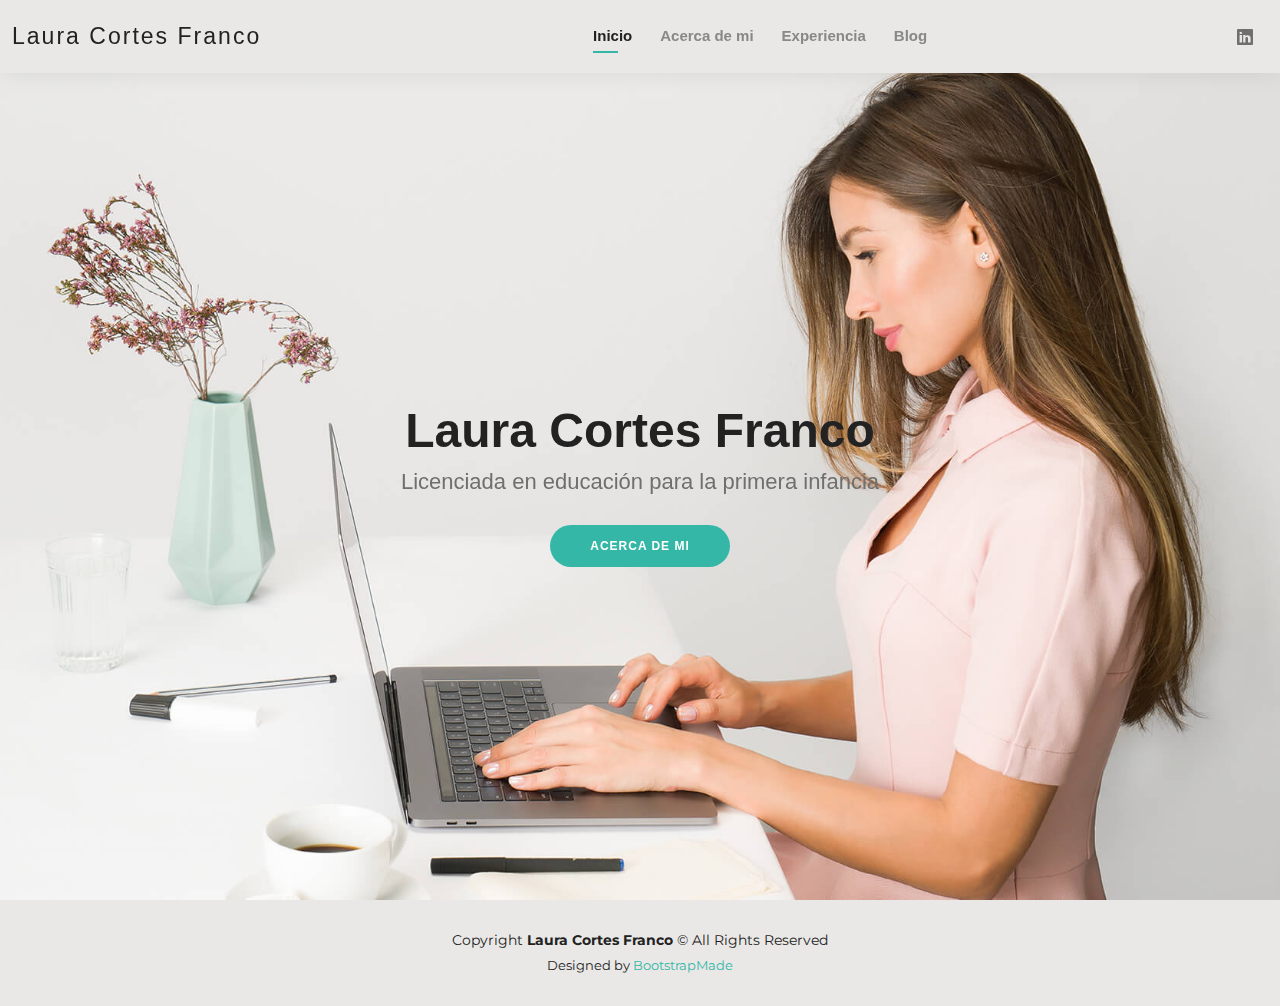
<file: index.html>
<!DOCTYPE html>
<html lang="es">

<!-- =======================================================
  * Template Name: Kelly - v4.9.1
  * Template URL: https://bootstrapmade.com/kelly-free-bootstrap-cv-resume-html-template/
  * Author: BootstrapMade.com
  * License: https://bootstrapmade.com/license/
======================================================== -->

<head>
  <meta charset="utf-8">
  <meta http-equiv="Content-Type" content="text/html; charset=utf-8">
  <meta http-equiv="X-UA-Compatible" content="IE=edge">
  <meta name="description" content="Laura Cortes Franco. Licenciada en educación para la primera infancia. La enseñanza es más que impartir conocimiento, es inspirar a una nueva generación.">
  <meta name="keywords" content="laura, portafolio, profesora, educación">
  <meta name="viewport" content="width=device-width, initial-scale=1.0">
  <title>Laura Cortes Franco | Portafolio profesional</title>

  <!-- Favicons -->
  <link href="assets/img/favicon.png" type="image/png" rel="icon">
  <link href="assets/img/favicon.png" type="image/png" rel="apple-touch-icon">

  <!-- Bootstrap -->
  <link rel="stylesheet" href="https://cdn.jsdelivr.net/npm/bootstrap@4.3.1/dist/css/bootstrap.min.css" integrity="sha384-ggOyR0iXCbMQv3Xipma34MD+dH/1fQ784/j6cY/iJTQUOhcWr7x9JvoRxT2MZw1T" crossorigin="anonymous">
  <!-- Google Fonts -->
  <link rel="preconnect" href="https://fonts.googleapis.com">
  <link rel="preconnect" href="https://fonts.gstatic.com" crossorigin>
  <link href="https://fonts.googleapis.com/css2?family=Montserrat&display=swap" rel="stylesheet">
  <!-- Vendor CSS Files -->
  <link href="assets/vendor/aos/aos.css" rel="stylesheet">
  <link href="assets/vendor/bootstrap/css/bootstrap.min.css" rel="stylesheet">
  <link href="assets/vendor/bootstrap-icons/bootstrap-icons.css" rel="stylesheet">
  <link href="assets/vendor/boxicons/css/boxicons.min.css" rel="stylesheet">
  <link href="assets/vendor/glightbox/css/glightbox.min.css" rel="stylesheet">
  <link href="assets/vendor/swiper/swiper-bundle.min.css" rel="stylesheet">
  <!-- Template Main CSS File -->
  <link href="assets/css/style.css" rel="stylesheet">
  <link href="assets/css/home.css" rel="stylesheet">
</head>

<body>

  <!-- ======= Header ======= -->
  <header id="header" class="fixed-top">
    <div class="container-fluid d-flex justify-content-between align-items-center">

      <h1 class="logo me-auto me-lg-0"><a href="index.html">Laura Cortes Franco</a></h1>
      <!-- Uncomment below if you prefer to use an image logo -->
      <!-- <a href="index.html" class="logo"><img src="assets/img/logo.png" alt="" class="img-fluid"></a>-->

      <nav id="navbar" class="navbar order-last order-lg-0">
        <ul>
          <li><a class="active" href="index.html">Inicio</a></li>
          <li><a href="about.html">Acerca de mi</a></li>
          <li><a href="resume.html">Experiencia</a></li>
          <li><a href="blog.html">Blog</a></li>
        </ul>
        <i class="bi bi-list mobile-nav-toggle"></i>
      </nav>

      <div class="header-social-links">
        <a href="#" target="_blank" class="linkedin"><i class="bi bi-linkedin"></i></i></a>
      </div>

    </div>

  </header>
  <!-- End Header -->

  <!-- ======= Hero Section ======= -->
  <section id="hero" class="d-flex align-items-center">
    <div class="container d-flex flex-column align-items-center" data-aos="zoom-in" data-aos-delay="100">
      <h1>Laura Cortes Franco</h1>
      <h2>Licenciada en educación para la primera infancia</h2>
      <a href="about.html" class="btn-about">Acerca de mi</a>
    </div>
  </section><!-- End Hero -->

  <!-- ======= Footer ======= -->
  <footer id="footer">
    <div class="container">
      <div class="copyright">
        Copyright <b>Laura Cortes Franco</b> &copy; All Rights Reserved
      </div>
      <div class="credits">
        <!-- All the links in the footer should remain intact. -->
        <!-- You can delete the links only if you purchased the pro version. -->
        <!-- Licensing information: https://bootstrapmade.com/license/ -->
        <!-- Purchase the pro version with working PHP/AJAX contact form: https://bootstrapmade.com/kelly-free-bootstrap-cv-resume-html-template/ -->
        Designed by <a href="https://bootstrapmade.com/">BootstrapMade</a>
      </div>
    </div>
  </footer>
  <!-- End  Footer -->

  <div id="preloader"></div>
  <a href="#" class="back-to-top d-flex align-items-center justify-content-center"><i class="bi bi-arrow-up-short"></i></a>

  <!-- Vendor JS Files -->
  <script src="assets/vendor/purecounter/purecounter_vanilla.js"></script>
  <script src="assets/vendor/aos/aos.js"></script>
  <script src="assets/vendor/bootstrap/js/bootstrap.bundle.min.js"></script>
  <script src="assets/vendor/glightbox/js/glightbox.min.js"></script>
  <script src="assets/vendor/isotope-layout/isotope.pkgd.min.js"></script>
  <script src="assets/vendor/swiper/swiper-bundle.min.js"></script>
  <script src="assets/vendor/waypoints/noframework.waypoints.js"></script>
  <script src="assets/vendor/php-email-form/validate.js"></script>

  <!-- Template Main JS File -->
  <script src="assets/js/main.js"></script>

</body>

</html>
</file>
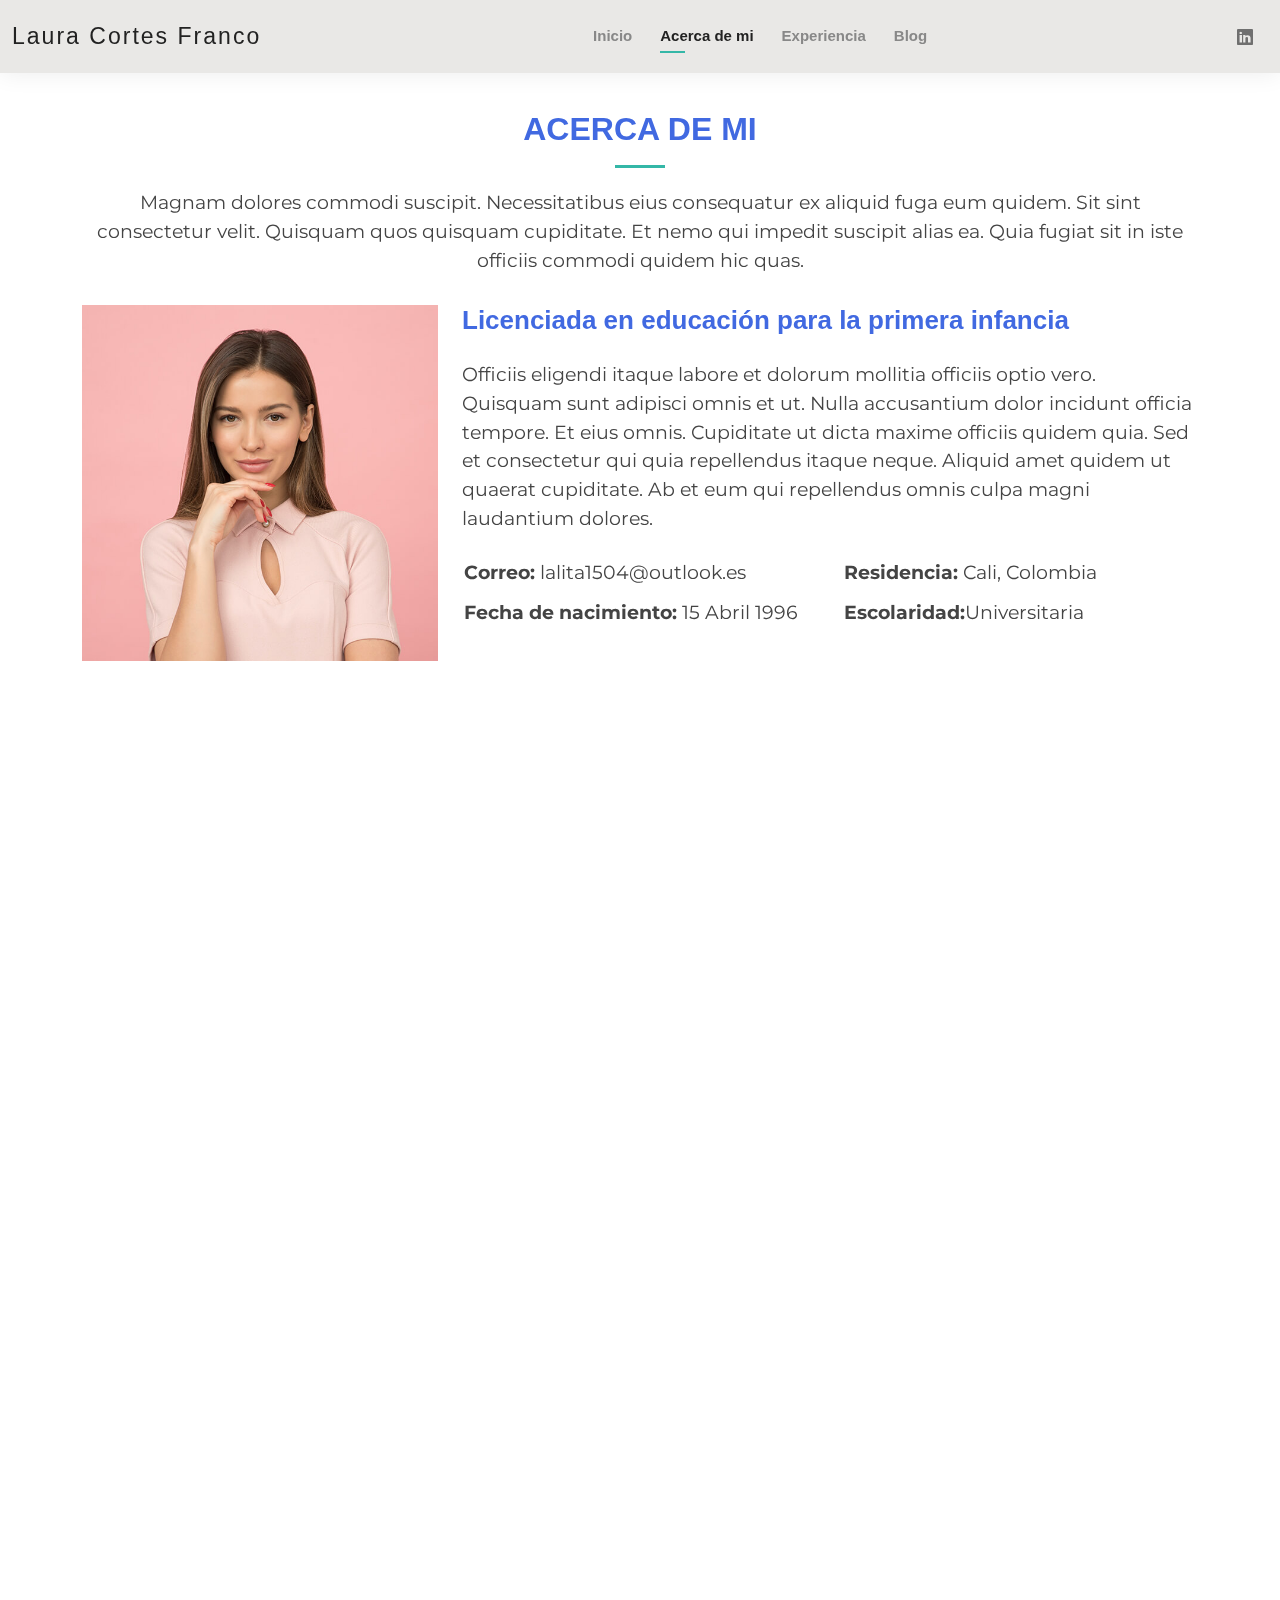
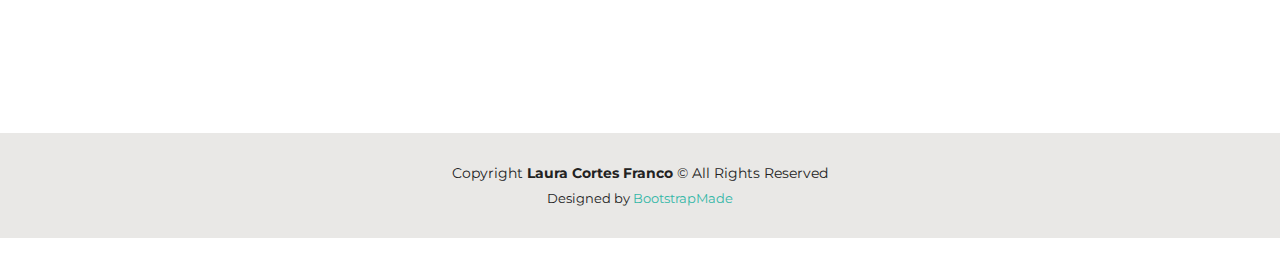
<file: about.html>
<!DOCTYPE html>
<html lang="es">

<!-- =======================================================
  * Template Name: Kelly - v4.9.1
  * Template URL: https://bootstrapmade.com/kelly-free-bootstrap-cv-resume-html-template/
  * Author: BootstrapMade.com
  * License: https://bootstrapmade.com/license/
======================================================== -->

<head>
  <meta charset="utf-8">
  <meta http-equiv="Content-Type" content="text/html; charset=utf-8">
  <meta http-equiv="X-UA-Compatible" content="IE=edge">
  <meta name="description" content="Laura Cortes Franco. Licenciada en educación para la primera infancia. La enseñanza es más que impartir conocimiento, es inspirar a una nueva generación.">
  <meta name="keywords" content="laura, portafolio, profesora, educación">
  <meta name="viewport" content="width=device-width, initial-scale=1.0">
  <title>Laura Cortes Franco | Portafolio profesional</title>

  <!-- Favicons -->
  <link href="assets/img/favicon.png" type="image/png" rel="icon">
  <link href="assets/img/favicon.png" type="image/png" rel="apple-touch-icon">

  <!-- Bootstrap -->
  <link rel="stylesheet" href="https://cdn.jsdelivr.net/npm/bootstrap@4.3.1/dist/css/bootstrap.min.css" integrity="sha384-ggOyR0iXCbMQv3Xipma34MD+dH/1fQ784/j6cY/iJTQUOhcWr7x9JvoRxT2MZw1T" crossorigin="anonymous">
  <!-- Google Fonts -->
  <link rel="preconnect" href="https://fonts.googleapis.com">
  <link rel="preconnect" href="https://fonts.gstatic.com" crossorigin>
  <link href="https://fonts.googleapis.com/css2?family=Montserrat&display=swap" rel="stylesheet">
  <!-- Vendor CSS Files -->
  <link href="assets/vendor/aos/aos.css" rel="stylesheet">
  <link href="assets/vendor/bootstrap/css/bootstrap.min.css" rel="stylesheet">
  <link href="assets/vendor/bootstrap-icons/bootstrap-icons.css" rel="stylesheet">
  <link href="assets/vendor/boxicons/css/boxicons.min.css" rel="stylesheet">
  <link href="assets/vendor/glightbox/css/glightbox.min.css" rel="stylesheet">
  <link href="assets/vendor/swiper/swiper-bundle.min.css" rel="stylesheet">
  <!-- Template Main CSS File -->
  <link href="assets/css/style.css" rel="stylesheet">
  <link href="assets/css/about.css" rel="stylesheet">
</head>

<body>

  <!-- ======= Header ======= -->
  <header id="header" class="fixed-top">
    <div class="container-fluid d-flex justify-content-between align-items-center">

      <h1 class="logo me-auto me-lg-0"><a href="index.html">Laura Cortes Franco</a></h1>
      <!-- Uncomment below if you prefer to use an image logo -->
      <!-- <a href="index.html" class="logo"><img src="assets/img/logo.png" alt="" class="img-fluid"></a>-->

      <nav id="navbar" class="navbar order-last order-lg-0">
        <ul>
          <li><a href="index.html">Inicio</a></li>
          <li><a class="active" href="about.html">Acerca de mi</a></li>
          <li><a href="resume.html">Experiencia</a></li>
          <li><a href="blog.html">Blog</a></li>
        </ul>
        <i class="bi bi-list mobile-nav-toggle"></i>
      </nav>

      <div class="header-social-links">
        <a href="#" target="_blank" class="linkedin"><i class="bi bi-linkedin"></i></i></a>
      </div>

    </div>

  </header>
  <!-- End Header -->

  <main id="main">

    <!-- ======= About Section ======= -->
    <section id="about" class="about">
      <div class="container" data-aos="fade-up">

        <div class="section-title">
          <h2>Acerca de mi</h2>
          <p>Magnam dolores commodi suscipit. Necessitatibus eius consequatur ex aliquid fuga eum quidem. Sit sint consectetur velit. Quisquam quos quisquam cupiditate. Et nemo qui impedit suscipit alias ea. Quia fugiat sit in iste officiis commodi quidem hic quas.</p>
        </div>

        <div class="row">
          <div class="col-lg-4">
            <img src="assets/img/about.jpg" class="img-fluid" alt="">
          </div>
          <div class="col-lg-8 pt-4 pt-lg-0 content">
            <h3 class="mb-4">Licenciada en educación para la primera infancia</h3>
            <p class="mb-4">
              Officiis eligendi itaque labore et dolorum mollitia officiis optio vero. Quisquam sunt adipisci omnis et ut. Nulla accusantium dolor incidunt officia tempore. Et eius omnis.
              Cupiditate ut dicta maxime officiis quidem quia. Sed et consectetur qui quia repellendus itaque neque. Aliquid amet quidem ut quaerat cupiditate. Ab et eum qui repellendus omnis culpa magni laudantium dolores.
            </p>
            <div class="row">
              <div class="col-lg-6">
                <ul>
                  <li><i class="bi bi-rounded-right"></i> <b>Correo:</b> lalita1504@outlook.es</li>
                  <li><i class="bi bi-rounded-right"></i> <b>Fecha de nacimiento:</b> 15 Abril 1996</li>
                </ul>
              </div>
              <div class="col-lg-6">
                <ul>
                  <li><i class="bi bi-rounded-right"></i> <b>Residencia:</b> Cali, Colombia </li>
                  <li><i class="bi bi-rounded-right"></i> <b>Escolaridad:</b>Universitaria</li>
                </ul>
              </div>
            </div>
          </div>
        </div>

      </div>
    </section><!-- End About Section -->

    <!-- ======= Skills Section ======= -->
    <section id="skills" class="skills">
      <div class="container" data-aos="fade-up">

        <div class="section-title">
          <h2>Habilidades</h2>
          <p>
            dolores commodi suscipit. Necessitatibus eius consequatur ex aliquid fuga eum quidem. Sit sint consectetur velit. Quisquam quos quisquam cupiditate. Et nemo qui impedit suscipit alias ea. Quia fugiat sit in iste officiis commodi quidem hic quas.
          </p>
        </div>

        <div class="row skills-content pl-5 pr-5">
          <div class="col-lg-6 mb-2">
            🗸 <b>Inglés</b>
          </div>
          <div class="col-lg-6 mb-2">
            🗸 <b>Microsoft office</b>
          </div>
          <div class="col-lg-6 mb-2">
            🗸 <b>Entendimiento del Plan Individual de Ajustes Razonables</b>
          </div>
          <div class="col-lg-6 mb-2">
            🗸 <b>----</b>
          </div>
          <div class="col-lg-6 mb-2">
            🗸 <b>----</b>
          </div>
          <div class="col-lg-6 mb-2">
            🗸 <b>----</b>
          </div>
          <div class="col-lg-6 mb-2">
            🗸 <b>----</b>
          </div>
          <div class="col-lg-6 mb-2">
            🗸 <b>----</b>
          </div>
          <div class="col-lg-6 mb-2">
            🗸 <b>----</b>
          </div>
          <div class="col-lg-6 mb-2">
            🗸 <b>----</b>
          </div>
        </div>

      </div>
    </section><!-- End Skills Section -->

    <!-- ======= Testimonials Section ======= -->
    <section id="testimonials" class="testimonials">
      <div class="container" data-aos="fade-up">

        <div class="section-title">
          <h2>Testimonios</h2>
          <p>Palabras de personas con quienes he trabajado:</p>
        </div>

        <div class="testimonials-slider swiper" data-aos="fade-up" data-aos-delay="100">
          <div class="swiper-wrapper">

            <div class="swiper-slide">
              <div class="testimonial-item">
                <h3>Saul Goodman</h3>
                <h4>Ceo &amp; Founder</h4>
                <p>
                  <i class="bx bxs-quote-alt-left quote-icon-left"></i>
                  Proin iaculis purus consequat sem cure digni ssim donec porttitora entum suscipit rhoncus. Accusantium quam, ultricies eget id, aliquam eget nibh et. Maecen aliquam, risus at semper.
                  <i class="bx bxs-quote-alt-right quote-icon-right"></i>
                </p>
              </div>
            </div><!-- End testimonial item -->

            <div class="swiper-slide">
              <div class="testimonial-item">
                <h3>Sara Wilsson</h3>
                <h4>Designer</h4>
                <p>
                  <i class="bx bxs-quote-alt-left quote-icon-left"></i>
                  Export tempor illum tamen malis malis eram quae irure esse labore quem cillum quid cillum eram malis quorum velit fore eram velit sunt aliqua noster fugiat irure amet legam anim culpa.
                  <i class="bx bxs-quote-alt-right quote-icon-right"></i>
                </p>
              </div>
            </div><!-- End testimonial item -->

            <div class="swiper-slide">
              <div class="testimonial-item">
                <h3>Jena Karlis</h3>
                <h4>Store Owner</h4>
                <p>
                  <i class="bx bxs-quote-alt-left quote-icon-left"></i>
                  Enim nisi quem export duis labore cillum quae magna enim sint quorum nulla quem veniam duis minim tempor labore quem eram duis noster aute amet eram fore quis sint minim.
                  <i class="bx bxs-quote-alt-right quote-icon-right"></i>
                </p>
              </div>
            </div><!-- End testimonial item -->

            <div class="swiper-slide">
              <div class="testimonial-item">
                <h3>Matt Brandon</h3>
                <h4>Freelancer</h4>
                <p>
                  <i class="bx bxs-quote-alt-left quote-icon-left"></i>
                  Fugiat enim eram quae cillum dolore dolor amet nulla culpa multos export minim fugiat minim velit minim dolor enim duis veniam ipsum anim magna sunt elit fore quem dolore labore illum veniam.
                  <i class="bx bxs-quote-alt-right quote-icon-right"></i>
                </p>
              </div>
            </div><!-- End testimonial item -->

            <div class="swiper-slide">
              <div class="testimonial-item">
                <h3>John Larson</h3>
                <h4>Entrepreneur</h4>
                <p>
                  <i class="bx bxs-quote-alt-left quote-icon-left"></i>
                  Quis quorum aliqua sint quem legam fore sunt eram irure aliqua veniam tempor noster veniam enim culpa labore duis sunt culpa nulla illum cillum fugiat legam esse veniam culpa fore nisi cillum quid.
                  <i class="bx bxs-quote-alt-right quote-icon-right"></i>
                </p>
              </div>
            </div><!-- End testimonial item -->

          </div>
          <div class="swiper-pagination"></div>
        </div>

      </div>
    </section><!-- End Testimonials Section -->

  </main><!-- End #main -->

  <!-- ======= Footer ======= -->
  <footer id="footer">
    <div class="container">
      <div class="copyright">
        Copyright <b>Laura Cortes Franco</b> &copy; All Rights Reserved
      </div>
      <div class="credits">
        <!-- All the links in the footer should remain intact. -->
        <!-- You can delete the links only if you purchased the pro version. -->
        <!-- Licensing information: https://bootstrapmade.com/license/ -->
        <!-- Purchase the pro version with working PHP/AJAX contact form: https://bootstrapmade.com/kelly-free-bootstrap-cv-resume-html-template/ -->
        Designed by <a href="https://bootstrapmade.com/">BootstrapMade</a>
      </div>
    </div>
  </footer>
  <!-- End  Footer -->

  <div id="preloader"></div>
  <a href="#" class="back-to-top d-flex align-items-center justify-content-center"><i class="bi bi-arrow-up-short"></i></a>

  <!-- Vendor JS Files -->
  <script src="assets/vendor/purecounter/purecounter_vanilla.js"></script>
  <script src="assets/vendor/aos/aos.js"></script>
  <script src="assets/vendor/bootstrap/js/bootstrap.bundle.min.js"></script>
  <script src="assets/vendor/glightbox/js/glightbox.min.js"></script>
  <script src="assets/vendor/isotope-layout/isotope.pkgd.min.js"></script>
  <script src="assets/vendor/swiper/swiper-bundle.min.js"></script>
  <script src="assets/vendor/waypoints/noframework.waypoints.js"></script>
  <script src="assets/vendor/php-email-form/validate.js"></script>

  <!-- Template Main JS File -->
  <script src="assets/js/main.js"></script>

</body>

</html>
</file>
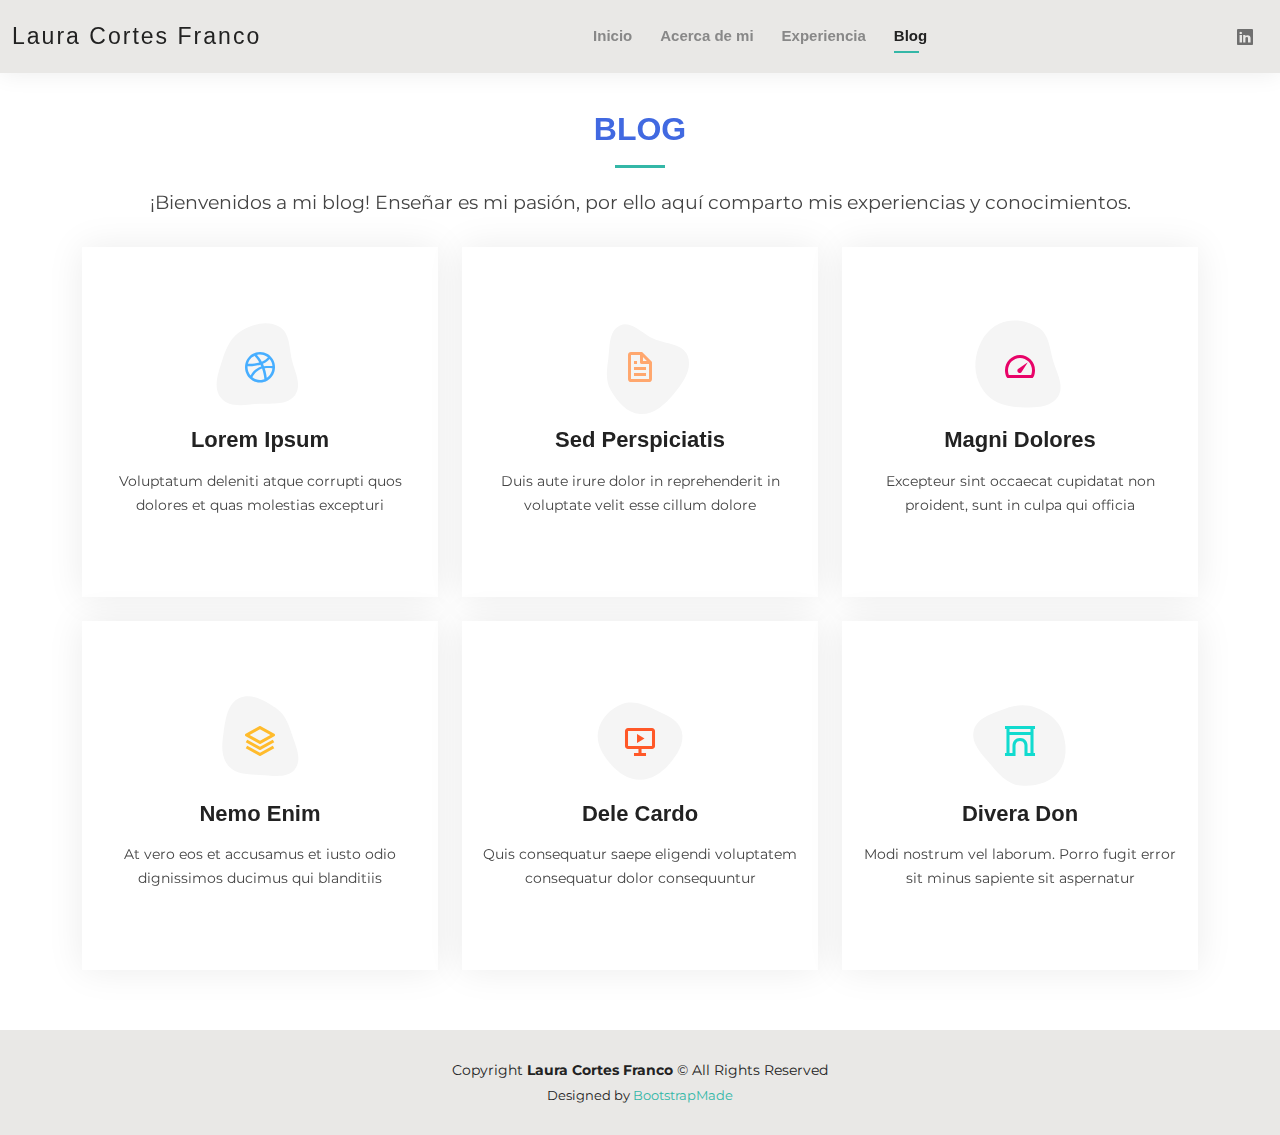
<file: blog.html>
<!DOCTYPE html>
<html lang="es">

<!-- =======================================================
  * Template Name: Kelly - v4.9.1
  * Template URL: https://bootstrapmade.com/kelly-free-bootstrap-cv-resume-html-template/
  * Author: BootstrapMade.com
  * License: https://bootstrapmade.com/license/
======================================================== -->

<head>
  <meta charset="utf-8">
  <meta http-equiv="Content-Type" content="text/html; charset=utf-8">
  <meta http-equiv="X-UA-Compatible" content="IE=edge">
  <meta name="description" content="Laura Cortes Franco. Licenciada en educación para la primera infancia. La enseñanza es más que impartir conocimiento, es inspirar a una nueva generación.">
  <meta name="keywords" content="laura, portafolio, profesora, educación">
  <meta name="viewport" content="width=device-width, initial-scale=1.0">
  <title>Laura Cortes Franco | Portafolio profesional</title>

  <!-- Favicons -->
  <link href="assets/img/favicon.png" type="image/png" rel="icon">
  <link href="assets/img/favicon.png" type="image/png" rel="apple-touch-icon">

  <!-- Bootstrap -->
  <link rel="stylesheet" href="https://cdn.jsdelivr.net/npm/bootstrap@4.3.1/dist/css/bootstrap.min.css" integrity="sha384-ggOyR0iXCbMQv3Xipma34MD+dH/1fQ784/j6cY/iJTQUOhcWr7x9JvoRxT2MZw1T" crossorigin="anonymous">
  <!-- Google Fonts -->
  <link rel="preconnect" href="https://fonts.googleapis.com">
  <link rel="preconnect" href="https://fonts.gstatic.com" crossorigin>
  <link href="https://fonts.googleapis.com/css2?family=Montserrat&display=swap" rel="stylesheet">
  <!-- Vendor CSS Files -->
  <link href="assets/vendor/aos/aos.css" rel="stylesheet">
  <link href="assets/vendor/bootstrap/css/bootstrap.min.css" rel="stylesheet">
  <link href="assets/vendor/bootstrap-icons/bootstrap-icons.css" rel="stylesheet">
  <link href="assets/vendor/boxicons/css/boxicons.min.css" rel="stylesheet">
  <link href="assets/vendor/glightbox/css/glightbox.min.css" rel="stylesheet">
  <link href="assets/vendor/swiper/swiper-bundle.min.css" rel="stylesheet">
  <!-- Template Main CSS File -->
  <link href="assets/css/style.css" rel="stylesheet">
  <link href="assets/css/blog.css" rel="stylesheet">
</head>

<body>

  <!-- ======= Header ======= -->
  <header id="header" class="fixed-top">
    <div class="container-fluid d-flex justify-content-between align-items-center">

      <h1 class="logo me-auto me-lg-0"><a href="index.html">Laura Cortes Franco</a></h1>
      <!-- Uncomment below if you prefer to use an image logo -->
      <!-- <a href="index.html" class="logo"><img src="assets/img/logo.png" alt="" class="img-fluid"></a>-->

      <nav id="navbar" class="navbar order-last order-lg-0">
        <ul>
          <li><a href="index.html">Inicio</a></li>
          <li><a href="about.html">Acerca de mi</a></li>
          <li><a href="resume.html">Experiencia</a></li>
          <li><a class="active" href="blog.html">Blog</a></li>
        </ul>
        <i class="bi bi-list mobile-nav-toggle"></i>
      </nav>

      <div class="header-social-links">
        <a href="#" target="_blank" class="linkedin"><i class="bi bi-linkedin"></i></i></a>
      </div>

    </div>

  </header>
  <!-- End Header -->

  <main id="main">

    <!-- ======= Services Section ======= -->
    <section id="services" class="services">
      <div class="container" data-aos="fade-up">

        <div class="section-title">
          <h2>blog</h2>
          <p>
            ¡Bienvenidos a mi blog! Enseñar es mi pasión, por ello aquí comparto mis experiencias y conocimientos.
          </p>
        </div>

        <div class="row">
          <div class="col-lg-4 col-md-6 d-flex align-items-stretch" data-aos="zoom-in" data-aos-delay="100">
            <div class="icon-box iconbox-blue">
              <div class="icon">
                <svg width="100" height="100" viewBox="0 0 600 600" xmlns="http://www.w3.org/2000/svg">
                  <path stroke="none" stroke-width="0" fill="#f5f5f5" d="M300,521.0016835830174C376.1290562159157,517.8887921683347,466.0731472004068,529.7835943286574,510.70327084640275,468.03025145048787C554.3714126377745,407.6079735673963,508.03601936045806,328.9844924480964,491.2728898941984,256.3432110539036C474.5976632858925,184.082847569629,479.9380746630129,96.60480741107993,416.23090153303,58.64404602377083C348.86323505073057,18.502131276798302,261.93793281208167,40.57373210992963,193.5410806939664,78.93577620505333C130.42746243093433,114.334589627462,98.30271207620316,179.96522072025542,76.75703585869454,249.04625023123273C51.97151888228291,328.5150500222984,13.704378332031375,421.85034740162234,66.52175969318436,486.19268352777647C119.04800174914682,550.1803526380478,217.28368757567262,524.383925680826,300,521.0016835830174"></path>
                </svg>
                <i class="bx bxl-dribbble"></i>
              </div>
              <h4><a href="">Lorem Ipsum</a></h4>
              <p>Voluptatum deleniti atque corrupti quos dolores et quas molestias excepturi</p>
            </div>
          </div>

          <div class="col-lg-4 col-md-6 d-flex align-items-stretch mt-4 mt-md-0" data-aos="zoom-in" data-aos-delay="200">
            <div class="icon-box iconbox-orange ">
              <div class="icon">
                <svg width="100" height="100" viewBox="0 0 600 600" xmlns="http://www.w3.org/2000/svg">
                  <path stroke="none" stroke-width="0" fill="#f5f5f5" d="M300,582.0697525312426C382.5290701553225,586.8405444964366,449.9789794690241,525.3245884688669,502.5850820975895,461.55621195738473C556.606425686781,396.0723002908107,615.8543463187945,314.28637112970534,586.6730223649479,234.56875336149918C558.9533121215079,158.8439757836574,454.9685369536778,164.00468322053177,381.49747125262974,130.76875717737553C312.15926192815925,99.40240125094834,248.97055460311594,18.661163978235184,179.8680185752513,50.54337015887873C110.5421016452524,82.52863877960104,119.82277516462835,180.83849132639028,109.12597500060166,256.43424936330496C100.08760227029461,320.3096726198365,92.17705696193138,384.0621239912766,124.79988738764834,439.7174275375508C164.83382741302287,508.01625554203684,220.96474134820875,577.5009287672846,300,582.0697525312426"></path>
                </svg>
                <i class="bx bx-file"></i>
              </div>
              <h4><a href="">Sed Perspiciatis</a></h4>
              <p>Duis aute irure dolor in reprehenderit in voluptate velit esse cillum dolore</p>
            </div>
          </div>

          <div class="col-lg-4 col-md-6 d-flex align-items-stretch mt-4 mt-lg-0" data-aos="zoom-in" data-aos-delay="300">
            <div class="icon-box iconbox-pink">
              <div class="icon">
                <svg width="100" height="100" viewBox="0 0 600 600" xmlns="http://www.w3.org/2000/svg">
                  <path stroke="none" stroke-width="0" fill="#f5f5f5" d="M300,541.5067337569781C382.14930387511276,545.0595476570109,479.8736841581634,548.3450877840088,526.4010558755058,480.5488172755941C571.5218469581645,414.80211281144784,517.5187510058486,332.0715597781072,496.52539010469104,255.14436215662573C477.37192572678356,184.95920475031193,473.57363656557914,105.61284051026155,413.0603344069578,65.22779650032875C343.27470386102294,18.654635553484475,251.2091493199835,5.337323636656869,175.0934190732945,40.62881213300186C97.87086631185822,76.43348514350839,51.98124368387456,156.15599469081315,36.44837278890362,239.84606092416172C21.716077023791087,319.22268207091537,43.775223500013084,401.1760424656574,96.891909868211,461.97329694683043C147.22146801428983,519.5804099606455,223.5754009179313,538.201503339737,300,541.5067337569781"></path>
                </svg>
                <i class="bx bx-tachometer"></i>
              </div>
              <h4><a href="">Magni Dolores</a></h4>
              <p>Excepteur sint occaecat cupidatat non proident, sunt in culpa qui officia</p>
            </div>
          </div>

          <div class="col-lg-4 col-md-6 d-flex align-items-stretch mt-4" data-aos="zoom-in" data-aos-delay="100">
            <div class="icon-box iconbox-yellow">
              <div class="icon">
                <svg width="100" height="100" viewBox="0 0 600 600" xmlns="http://www.w3.org/2000/svg">
                  <path stroke="none" stroke-width="0" fill="#f5f5f5" d="M300,503.46388370962813C374.79870501325706,506.71871716319447,464.8034551963731,527.1746412648533,510.4981551193396,467.86667711651364C555.9287308511215,408.9015244558933,512.6030010748507,327.5744911775523,490.211057578863,256.5855673507754C471.097692560561,195.9906835881958,447.69079081568157,138.11976852964426,395.19560036434837,102.3242989838813C329.3053358748298,57.3949838291264,248.02791733380457,8.279543830951368,175.87071277845988,42.242879143198664C103.41431057327972,76.34704239035025,93.79494320519305,170.9812938413882,81.28167332365135,250.07896920659033C70.17666984294237,320.27484674793965,64.84698225790005,396.69656628748305,111.28512138212992,450.4950937839243C156.20124167950087,502.5303643271138,231.32542653798444,500.4755392045468,300,503.46388370962813"></path>
                </svg>
                <i class="bx bx-layer"></i>
              </div>
              <h4><a href="">Nemo Enim</a></h4>
              <p>At vero eos et accusamus et iusto odio dignissimos ducimus qui blanditiis</p>
            </div>
          </div>

          <div class="col-lg-4 col-md-6 d-flex align-items-stretch mt-4" data-aos="zoom-in" data-aos-delay="200">
            <div class="icon-box iconbox-red">
              <div class="icon">
                <svg width="100" height="100" viewBox="0 0 600 600" xmlns="http://www.w3.org/2000/svg">
                  <path stroke="none" stroke-width="0" fill="#f5f5f5" d="M300,532.3542879108572C369.38199826031484,532.3153073249985,429.10787420159085,491.63046689027357,474.5244479745417,439.17860296908856C522.8885846962883,383.3225815378663,569.1668002868075,314.3205725914397,550.7432151929288,242.7694973846089C532.6665558377875,172.5657663291529,456.2379748765914,142.6223662098291,390.3689995646985,112.34683881706744C326.66090330228417,83.06452184765237,258.84405631176094,53.51806209861945,193.32584062364296,78.48882559362697C121.61183558270385,105.82097193414197,62.805066853699245,167.19869350419734,48.57481801355237,242.6138429142374C34.843463184063346,315.3850353017275,76.69343916112496,383.4422959591041,125.22947124332185,439.3748458443577C170.7312796277747,491.8107796887764,230.57421082200815,532.3932930995766,300,532.3542879108572"></path>
                </svg>
                <i class="bx bx-slideshow"></i>
              </div>
              <h4><a href="">Dele Cardo</a></h4>
              <p>Quis consequatur saepe eligendi voluptatem consequatur dolor consequuntur</p>
            </div>
          </div>

          <div class="col-lg-4 col-md-6 d-flex align-items-stretch mt-4" data-aos="zoom-in" data-aos-delay="300">
            <div class="icon-box iconbox-teal">
              <div class="icon">
                <svg width="100" height="100" viewBox="0 0 600 600" xmlns="http://www.w3.org/2000/svg">
                  <path stroke="none" stroke-width="0" fill="#f5f5f5" d="M300,566.797414625762C385.7384707136149,576.1784315230908,478.7894351017131,552.8928747891023,531.9192734346935,484.94944893311C584.6109503024035,417.5663521118492,582.489472248146,322.67544863468447,553.9536738515405,242.03673114598146C529.1557734026468,171.96086150256528,465.24506316201064,127.66468636344209,395.9583748389544,100.7403814666027C334.2173773831606,76.7482773500951,269.4350130405921,84.62216499799875,207.1952322260088,107.2889140133804C132.92018162631612,134.33871894543012,41.79353780512637,160.00259165414826,22.644507872594943,236.69541883565114C3.319112789854554,314.0945973066697,72.72355303640163,379.243833228382,124.04198916343866,440.3218312028393C172.9286146004772,498.5055451809895,224.45579914871206,558.5317968840102,300,566.797414625762"></path>
                </svg>
                <i class="bx bx-arch"></i>
              </div>
              <h4><a href="">Divera Don</a></h4>
              <p>Modi nostrum vel laborum. Porro fugit error sit minus sapiente sit aspernatur</p>
            </div>
          </div>

        </div>

      </div>
    </section><!-- End Services Section -->

  </main><!-- End #main -->

  <!-- ======= Footer ======= -->
  <footer id="footer">
    <div class="container">
      <div class="copyright">
        Copyright <b>Laura Cortes Franco</b> &copy; All Rights Reserved
      </div>
      <div class="credits">
        <!-- All the links in the footer should remain intact. -->
        <!-- You can delete the links only if you purchased the pro version. -->
        <!-- Licensing information: https://bootstrapmade.com/license/ -->
        <!-- Purchase the pro version with working PHP/AJAX contact form: https://bootstrapmade.com/kelly-free-bootstrap-cv-resume-html-template/ -->
        Designed by <a href="https://bootstrapmade.com/">BootstrapMade</a>
      </div>
    </div>
  </footer>
  <!-- End  Footer -->

  <div id="preloader"></div>
  <a href="#" class="back-to-top d-flex align-items-center justify-content-center"><i class="bi bi-arrow-up-short"></i></a>

  <!-- Vendor JS Files -->
  <script src="assets/vendor/purecounter/purecounter_vanilla.js"></script>
  <script src="assets/vendor/aos/aos.js"></script>
  <script src="assets/vendor/bootstrap/js/bootstrap.bundle.min.js"></script>
  <script src="assets/vendor/glightbox/js/glightbox.min.js"></script>
  <script src="assets/vendor/isotope-layout/isotope.pkgd.min.js"></script>
  <script src="assets/vendor/swiper/swiper-bundle.min.js"></script>
  <script src="assets/vendor/waypoints/noframework.waypoints.js"></script>
  <script src="assets/vendor/php-email-form/validate.js"></script>

  <!-- Template Main JS File -->
  <script src="assets/js/main.js"></script>

</body>

</html>
</file>
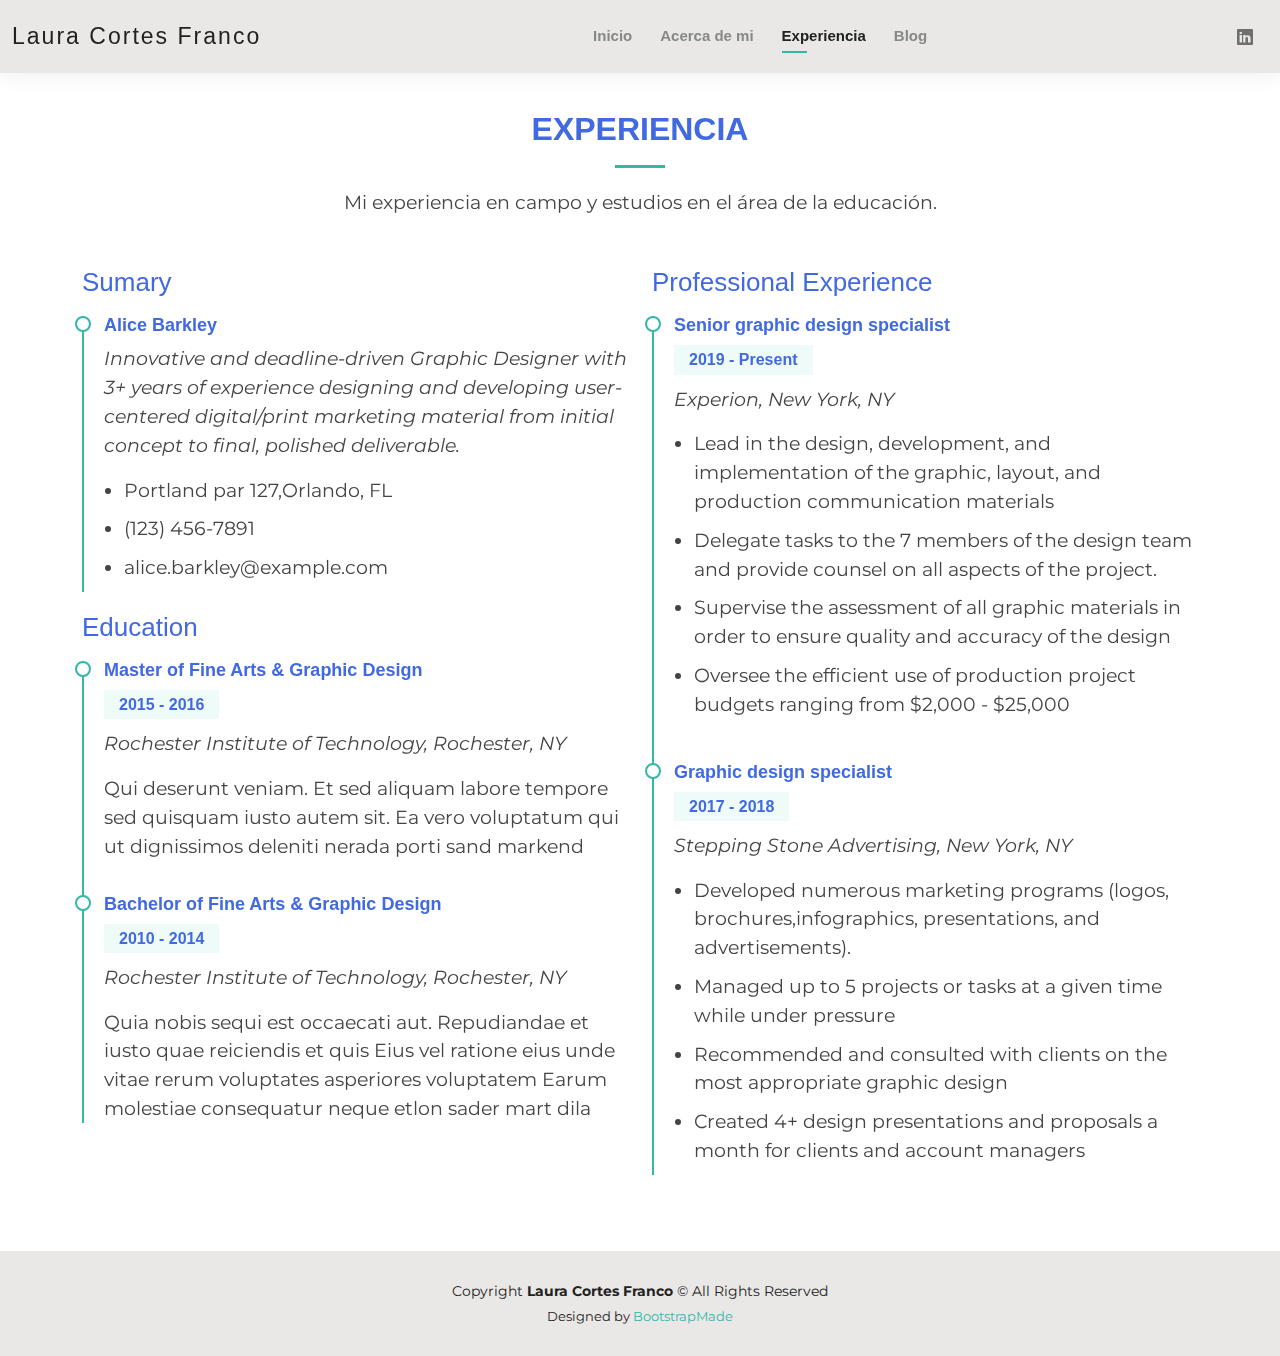
<file: resume.html>
<!DOCTYPE html>
<html lang="es">

<!-- =======================================================
  * Template Name: Kelly - v4.9.1
  * Template URL: https://bootstrapmade.com/kelly-free-bootstrap-cv-resume-html-template/
  * Author: BootstrapMade.com
  * License: https://bootstrapmade.com/license/
======================================================== -->

<head>
  <meta charset="utf-8">
  <meta http-equiv="Content-Type" content="text/html; charset=utf-8">
  <meta http-equiv="X-UA-Compatible" content="IE=edge">
  <meta name="description" content="Laura Cortes Franco. Licenciada en educación para la primera infancia. La enseñanza es más que impartir conocimiento, es inspirar a una nueva generación.">
  <meta name="keywords" content="laura, portafolio, profesora, educación">
  <meta name="viewport" content="width=device-width, initial-scale=1.0">
  <title>Laura Cortes Franco | Portafolio profesional</title>

  <!-- Favicons -->
  <link href="assets/img/favicon.png" type="image/png" rel="icon">
  <link href="assets/img/favicon.png" type="image/png" rel="apple-touch-icon">

  <!-- Bootstrap -->
  <link rel="stylesheet" href="https://cdn.jsdelivr.net/npm/bootstrap@4.3.1/dist/css/bootstrap.min.css" integrity="sha384-ggOyR0iXCbMQv3Xipma34MD+dH/1fQ784/j6cY/iJTQUOhcWr7x9JvoRxT2MZw1T" crossorigin="anonymous">
  <!-- Google Fonts -->
  <link rel="preconnect" href="https://fonts.googleapis.com">
  <link rel="preconnect" href="https://fonts.gstatic.com" crossorigin>
  <link href="https://fonts.googleapis.com/css2?family=Montserrat&display=swap" rel="stylesheet">
  <!-- Vendor CSS Files -->
  <link href="assets/vendor/aos/aos.css" rel="stylesheet">
  <link href="assets/vendor/bootstrap/css/bootstrap.min.css" rel="stylesheet">
  <link href="assets/vendor/bootstrap-icons/bootstrap-icons.css" rel="stylesheet">
  <link href="assets/vendor/boxicons/css/boxicons.min.css" rel="stylesheet">
  <link href="assets/vendor/glightbox/css/glightbox.min.css" rel="stylesheet">
  <link href="assets/vendor/swiper/swiper-bundle.min.css" rel="stylesheet">
  <!-- Template Main CSS File -->
  <link href="assets/css/style.css" rel="stylesheet">
  <link href="assets/css/resume.css" rel="stylesheet">
</head>

<body>

  <!-- ======= Header ======= -->
  <header id="header" class="fixed-top">
    <div class="container-fluid d-flex justify-content-between align-items-center">

      <h1 class="logo me-auto me-lg-0"><a href="index.html">Laura Cortes Franco</a></h1>
      <!-- Uncomment below if you prefer to use an image logo -->
      <!-- <a href="index.html" class="logo"><img src="assets/img/logo.png" alt="" class="img-fluid"></a>-->

      <nav id="navbar" class="navbar order-last order-lg-0">
        <ul>
          <li><a href="index.html">Inicio</a></li>
          <li><a href="about.html">Acerca de mi</a></li>
          <li><a class="active" href="resume.html">Experiencia</a></li>
          <li><a href="blog.html">Blog</a></li>
        </ul>
        <i class="bi bi-list mobile-nav-toggle"></i>
      </nav>

      <div class="header-social-links">
        <a href="#" target="_blank" class="linkedin"><i class="bi bi-linkedin"></i></i></a>
      </div>

    </div>

  </header>
  <!-- End Header -->

  <main id="main">

    <!-- ======= Resume Section ======= -->
    <section id="resume" class="resume">
      <div class="container" data-aos="fade-up">

        <div class="section-title">
          <h2>Experiencia</h2>
          <p>
            Mi experiencia en campo y estudios en el área de la educación.
          </p>
        </div>

        <div class="row">
          <div class="col-lg-6">
            <h3 class="resume-title">Sumary</h3>
            <div class="resume-item pb-0">
              <h4>Alice Barkley</h4>
              <p><em>Innovative and deadline-driven Graphic Designer with 3+ years of experience designing and developing user-centered digital/print marketing material from initial concept to final, polished deliverable.</em></p>
              <p>
              <ul>
                <li>Portland par 127,Orlando, FL</li>
                <li>(123) 456-7891</li>
                <li>alice.barkley@example.com</li>
              </ul>
              </p>
            </div>

            <h3 class="resume-title">Education</h3>
            <div class="resume-item">
              <h4>Master of Fine Arts &amp; Graphic Design</h4>
              <h5>2015 - 2016</h5>
              <p><em>Rochester Institute of Technology, Rochester, NY</em></p>
              <p>Qui deserunt veniam. Et sed aliquam labore tempore sed quisquam iusto autem sit. Ea vero voluptatum qui ut dignissimos deleniti nerada porti sand markend</p>
            </div>
            <div class="resume-item">
              <h4>Bachelor of Fine Arts &amp; Graphic Design</h4>
              <h5>2010 - 2014</h5>
              <p><em>Rochester Institute of Technology, Rochester, NY</em></p>
              <p>Quia nobis sequi est occaecati aut. Repudiandae et iusto quae reiciendis et quis Eius vel ratione eius unde vitae rerum voluptates asperiores voluptatem Earum molestiae consequatur neque etlon sader mart dila</p>
            </div>
          </div>
          <div class="col-lg-6">
            <h3 class="resume-title">Professional Experience</h3>
            <div class="resume-item">
              <h4>Senior graphic design specialist</h4>
              <h5>2019 - Present</h5>
              <p><em>Experion, New York, NY </em></p>
              <p>
              <ul>
                <li>Lead in the design, development, and implementation of the graphic, layout, and production communication materials</li>
                <li>Delegate tasks to the 7 members of the design team and provide counsel on all aspects of the project. </li>
                <li>Supervise the assessment of all graphic materials in order to ensure quality and accuracy of the design</li>
                <li>Oversee the efficient use of production project budgets ranging from $2,000 - $25,000</li>
              </ul>
              </p>
            </div>
            <div class="resume-item">
              <h4>Graphic design specialist</h4>
              <h5>2017 - 2018</h5>
              <p><em>Stepping Stone Advertising, New York, NY</em></p>
              <p>
              <ul>
                <li>Developed numerous marketing programs (logos, brochures,infographics, presentations, and advertisements).</li>
                <li>Managed up to 5 projects or tasks at a given time while under pressure</li>
                <li>Recommended and consulted with clients on the most appropriate graphic design</li>
                <li>Created 4+ design presentations and proposals a month for clients and account managers</li>
              </ul>
              </p>
            </div>
          </div>
        </div>

      </div>
    </section><!-- End Resume Section -->

  </main><!-- End #main -->

  <!-- ======= Footer ======= -->
  <footer id="footer">
    <div class="container">
      <div class="copyright">
        Copyright <b>Laura Cortes Franco</b> &copy; All Rights Reserved
      </div>
      <div class="credits">
        <!-- All the links in the footer should remain intact. -->
        <!-- You can delete the links only if you purchased the pro version. -->
        <!-- Licensing information: https://bootstrapmade.com/license/ -->
        <!-- Purchase the pro version with working PHP/AJAX contact form: https://bootstrapmade.com/kelly-free-bootstrap-cv-resume-html-template/ -->
        Designed by <a href="https://bootstrapmade.com/">BootstrapMade</a>
      </div>
    </div>
  </footer>
  <!-- End  Footer -->

  <div id="preloader"></div>
  <a href="#" class="back-to-top d-flex align-items-center justify-content-center"><i class="bi bi-arrow-up-short"></i></a>

  <!-- Vendor JS Files -->
  <script src="assets/vendor/purecounter/purecounter_vanilla.js"></script>
  <script src="assets/vendor/aos/aos.js"></script>
  <script src="assets/vendor/bootstrap/js/bootstrap.bundle.min.js"></script>
  <script src="assets/vendor/glightbox/js/glightbox.min.js"></script>
  <script src="assets/vendor/isotope-layout/isotope.pkgd.min.js"></script>
  <script src="assets/vendor/swiper/swiper-bundle.min.js"></script>
  <script src="assets/vendor/waypoints/noframework.waypoints.js"></script>
  <script src="assets/vendor/php-email-form/validate.js"></script>

  <!-- Template Main JS File -->
  <script src="assets/js/main.js"></script>

</body>

</html>
</file>
<file: assets/css/home.css>
body {
  font-family: "Montserrat", sans-serif !important;
  font-size: 1.2em;
}

.logo {
  text-transform: capitalize !important;
  font-weight: 500 !important;
  font-size: 1.2em !important;
}
</file>
<file: assets/css/about.css>
body {
  font-family: "Montserrat", sans-serif !important;
  font-size: 1.2em;
}

h1, h2, h3, h4, h5, h6 {
  color: royalblue !important;
}

.logo {
  text-transform: capitalize !important;
  font-weight: 500 !important;
  font-size: 1.2em !important;
}
</file>
<file: assets/css/blog.css>
body {
  font-family: "Montserrat", sans-serif !important;
  font-size: 1.2em;
}

h1, h2, h3, h4, h5, h6 {
  color: royalblue !important;
}

.logo {
  text-transform: capitalize !important;
  font-weight: 500 !important;
  font-size: 1.2em !important;
}
</file>
<file: assets/css/resume.css>
body {
  font-family: "Montserrat", sans-serif !important;
  font-size: 1.2em;
}

h1, h2, h3, h4, h5, h6 {
  color: royalblue !important;
}

.logo {
  text-transform: capitalize !important;
  font-weight: 500 !important;
  font-size: 1.2em !important;
}
</file>
<file: assets/css/style.css>
/**
* Template Name: Kelly - v4.9.1
* Template URL: https://bootstrapmade.com/kelly-free-bootstrap-cv-resume-html-template/
* Author: BootstrapMade.com
* License: https://bootstrapmade.com/license/
*/

/*--------------------------------------------------------------
# General
--------------------------------------------------------------*/
body {
  font-family: "Open Sans", sans-serif;
  color: #444444;
}

a {
  color: #34b7a7;
  text-decoration: none;
}

a:hover {
  color: #51cdbe;
  text-decoration: none;
}

h1,
h2,
h3,
h4,
h5,
h6 {
  font-family: "Raleway", sans-serif;
}

#main {
  margin-top: 50px;
}

@media (max-width: 992px) {
  #main {
    margin-top: 30px;
  }
}

/*--------------------------------------------------------------
# Preloader
--------------------------------------------------------------*/
#preloader {
  position: fixed;
  top: 0;
  left: 0;
  right: 0;
  bottom: 0;
  z-index: 9999;
  overflow: hidden;
  background: #fff;
}

#preloader:before {
  content: "";
  position: fixed;
  top: calc(50% - 30px);
  left: calc(50% - 30px);
  border: 6px solid #34b7a7;
  border-top-color: #dcf5f2;
  border-radius: 50%;
  width: 60px;
  height: 60px;
  -webkit-animation: animate-preloader 1s linear infinite;
  animation: animate-preloader 1s linear infinite;
}

@-webkit-keyframes animate-preloader {
  0% {
    transform: rotate(0deg);
  }

  100% {
    transform: rotate(360deg);
  }
}

@keyframes animate-preloader {
  0% {
    transform: rotate(0deg);
  }

  100% {
    transform: rotate(360deg);
  }
}

/*--------------------------------------------------------------
# Back to top button
--------------------------------------------------------------*/
.back-to-top {
  position: fixed;
  visibility: hidden;
  opacity: 0;
  right: 15px;
  bottom: 15px;
  z-index: 996;
  background: #34b7a7;
  width: 40px;
  height: 40px;
  border-radius: 50px;
  transition: all 0.4s;
}

.back-to-top i {
  font-size: 24px;
  color: #fff;
  line-height: 0;
}

.back-to-top:hover {
  background: #49cbbb;
  color: #fff;
}

.back-to-top.active {
  visibility: visible;
  opacity: 1;
}

/*--------------------------------------------------------------
# Header
--------------------------------------------------------------*/
#header {
  background: #e9e8e6;
  box-shadow: 0px 0px 25px 0 rgba(0, 0, 0, 0.08);
  z-index: 997;
  padding: 15px 0;
}

#header .logo {
  font-size: 32px;
  margin: 0;
  padding: 0;
  line-height: 1;
  font-weight: 400;
  letter-spacing: 2px;
  text-transform: uppercase;
}

#header .logo a {
  color: #222222;
}

#header .logo img {
  max-height: 40px;
}

@media (max-width: 992px) {
  #header .logo {
    font-size: 28px;
  }
}

/*--------------------------------------------------------------
# Header Social Links
--------------------------------------------------------------*/
.header-social-links {
  padding-right: 15px;
}

.header-social-links a {
  color: #6f6f6f;
  padding-left: 6px;
  display: inline-block;
  line-height: 0px;
  transition: 0.3s;
  font-size: 16px;
}

.header-social-links a:hover {
  color: #34b7a7;
}

/*--------------------------------------------------------------
# Navigation Menu
--------------------------------------------------------------*/
/**
* Desktop Navigation 
*/
.navbar {
  padding: 0;
}

.navbar ul {
  margin: 0;
  padding: 0;
  display: flex;
  list-style: none;
  align-items: center;
}

.navbar li {
  position: relative;
  padding: 10px 0 10px 28px;
}

.navbar a,
.navbar a:focus {
  display: flex;
  align-items: center;
  justify-content: space-between;
  font-family: "Raleway", sans-serif;
  font-size: 15px;
  font-weight: 600;
  color: #888888;
  white-space: nowrap;
  transition: 0.3s;
  position: relative;
}

.navbar a i,
.navbar a:focus i {
  font-size: 12px;
  line-height: 0;
  margin-left: 5px;
}

.navbar>ul>li>a:before {
  content: "";
  position: absolute;
  width: 0;
  height: 2px;
  bottom: -5px;
  left: 0;
  background-color: #34b7a7;
  visibility: hidden;
  width: 0px;
  transition: all 0.3s ease-in-out 0s;
}

.navbar a:hover:before,
.navbar li:hover>a:before,
.navbar .active:before {
  visibility: visible;
  width: 25px;
}

.navbar a:hover,
.navbar .active,
.navbar .active:focus,
.navbar li:hover>a {
  color: #222222;
}

.navbar .dropdown ul {
  display: block;
  position: absolute;
  left: 14px;
  top: calc(100% + 30px);
  margin: 0;
  padding: 10px 0;
  z-index: 99;
  opacity: 0;
  visibility: hidden;
  background: #fff;
  box-shadow: 0px 0px 30px rgba(127, 137, 161, 0.25);
  transition: 0.3s;
  border-radius: 4px;
}

.navbar .dropdown ul li {
  min-width: 200px;
  padding: 0;
}

.navbar .dropdown ul a {
  padding: 10px 20px;
  font-size: 15px;
  text-transform: none;
  font-weight: 600;
}

.navbar .dropdown ul a i {
  font-size: 12px;
}

.navbar .dropdown ul a:hover,
.navbar .dropdown ul .active:hover,
.navbar .dropdown ul li:hover>a {
  color: #34b7a7;
}

.navbar .dropdown:hover>ul {
  opacity: 1;
  top: 100%;
  visibility: visible;
}

.navbar .dropdown .dropdown ul {
  top: 0;
  left: calc(100% - 30px);
  visibility: hidden;
}

.navbar .dropdown .dropdown:hover>ul {
  opacity: 1;
  top: 0;
  left: 100%;
  visibility: visible;
}

@media (max-width: 1366px) {
  .navbar .dropdown .dropdown ul {
    left: -90%;
  }

  .navbar .dropdown .dropdown:hover>ul {
    left: -100%;
  }
}

/**
* Mobile Navigation 
*/
.mobile-nav-toggle {
  color: #222222;
  font-size: 28px;
  cursor: pointer;
  display: none;
  line-height: 0;
  transition: 0.5s;
}

.mobile-nav-toggle.bi-x {
  color: #fff;
}

@media (max-width: 991px) {
  .mobile-nav-toggle {
    display: block;
  }

  .navbar ul {
    display: none;
  }
}

.navbar-mobile {
  position: fixed;
  overflow: hidden;
  top: 0;
  right: 0;
  left: 0;
  bottom: 0;
  background: rgba(9, 9, 9, 0.9);
  transition: 0.3s;
  z-index: 999;
}

.navbar-mobile .mobile-nav-toggle {
  position: absolute;
  top: 15px;
  right: 15px;
}

.navbar-mobile ul {
  display: block;
  position: absolute;
  top: 55px;
  right: 15px;
  bottom: 15px;
  left: 15px;
  padding: 10px 0;
  border-radius: 10px;
  background-color: #fff;
  overflow-y: auto;
  transition: 0.3s;
}

.navbar-mobile a,
.navbar-mobile a:focus {
  font-size: 15px;
  padding-right: 15px;
  color: #222222;
}

.navbar-mobile a:hover,
.navbar-mobile .active,
.navbar-mobile li:hover>a {
  color: #34b7a7;
}

.navbar-mobile .getstarted,
.navbar-mobile .getstarted:focus {
  margin: 15px;
}

.navbar-mobile .dropdown ul {
  position: static;
  display: none;
  margin: 10px 20px;
  padding: 10px 0;
  z-index: 99;
  opacity: 1;
  visibility: visible;
  background: #fff;
  box-shadow: 0px 0px 30px rgba(127, 137, 161, 0.25);
}

.navbar-mobile .dropdown ul li {
  min-width: 200px;
}

.navbar-mobile .dropdown ul a {
  padding: 10px 20px;
}

.navbar-mobile .dropdown ul a i {
  font-size: 12px;
}

.navbar-mobile .dropdown ul a:hover,
.navbar-mobile .dropdown ul .active:hover,
.navbar-mobile .dropdown ul li:hover>a {
  color: #34b7a7;
}

.navbar-mobile .dropdown>.dropdown-active {
  display: block;
}

/*--------------------------------------------------------------
# Hero Section
--------------------------------------------------------------*/
#hero {
  width: 100%;
  height: 100vh;
  background: url("../img/hero-bg.jpg") top right;
  background-size: cover;
}

#hero .container {
  padding-top: 70px;
  position: relative;
}

@media (max-width: 992px) {
  #hero .container {
    padding-top: 58px;
  }
}

#hero h1 {
  margin: 0;
  font-size: 48px;
  font-weight: 700;
  line-height: 56px;
  color: #222222;
}

#hero h2 {
  color: #6f6f6f;
  margin: 10px 0 0 0;
  font-size: 22px;
}

#hero .btn-about {
  font-family: "Raleway", sans-serif;
  text-transform: uppercase;
  font-weight: 600;
  font-size: 12px;
  letter-spacing: 1px;
  display: inline-block;
  padding: 12px 40px;
  border-radius: 50px;
  transition: 0.5s;
  margin-top: 30px;
  color: #fff;
  background: #34b7a7;
}

#hero .btn-about:hover {
  background: #3dc8b7;
}

@media (min-width: 1024px) {
  #hero {
    background-attachment: fixed;
  }
}

@media (max-width: 992px) {
  #hero:before {
    content: "";
    background: rgba(255, 255, 255, 0.8);
    position: absolute;
    bottom: 0;
    top: 0;
    left: 0;
    right: 0;
  }

  #hero h1 {
    font-size: 28px;
    line-height: 36px;
  }

  #hero h2 {
    font-size: 18px;
    line-height: 24px;
  }
}

/*--------------------------------------------------------------
# Sections General
--------------------------------------------------------------*/
section {
  padding: 60px 0;
}

.section-bg {
  background-color: #e7f8f6;
}

.section-title {
  text-align: center;
  padding-bottom: 30px;
}

.section-title h2 {
  font-size: 32px;
  font-weight: bold;
  text-transform: uppercase;
  margin-bottom: 20px;
  padding-bottom: 20px;
  position: relative;
}

.section-title h2::after {
  content: "";
  position: absolute;
  display: block;
  width: 50px;
  height: 3px;
  background: #34b7a7;
  bottom: 0;
  left: calc(50% - 25px);
}

.section-title p {
  margin-bottom: 0;
}

/*--------------------------------------------------------------
# Cta
--------------------------------------------------------------*/
.cta {
  background: linear-gradient(rgba(0, 0, 0, 0.6), rgba(0, 0, 0, 0.6)), url("../img/bg-1.jpg") fixed center center;
  background-size: cover;
  padding: 80px 0;
}

.cta h3 {
  color: #fff;
  font-size: 28px;
  font-weight: 700;
}

.cta p {
  color: #fff;
}

.cta .cta-btn {
  font-family: "Raleway", sans-serif;
  text-transform: uppercase;
  font-weight: 500;
  font-size: 16px;
  letter-spacing: 1px;
  display: inline-block;
  padding: 8px 20px;
  border-radius: 2px;
  transition: 0.5s;
  margin: 10px;
  border: 2px solid #fff;
  color: #fff;
}

.cta .cta-btn:hover {
  background: #34b7a7;
  border: 2px solid #34b7a7;
}

@media (max-width: 1024px) {
  .cta {
    background-attachment: scroll;
  }
}

@media (min-width: 769px) {
  .cta .cta-btn-container {
    display: flex;
    align-items: center;
    justify-content: flex-end;
  }
}

/*--------------------------------------------------------------
# About
--------------------------------------------------------------*/
.about .content h3 {
  font-weight: 700;
  font-size: 26px;
  color: #555555;
}

.about .content ul {
  list-style: none;
  padding: 0;
}

.about .content ul li {
  padding-bottom: 10px;
}

.about .content ul i {
  font-size: 20px;
  padding-right: 2px;
  color: #34b7a7;
}

.about .content p:last-child {
  margin-bottom: 0;
}

/*--------------------------------------------------------------
# Skills
--------------------------------------------------------------*/
.skills .progress {
  height: 60px;
  display: block;
  background: none;
  border-radius: 0;
}

.skills .progress .skill {
  padding: 10px 0;
  margin: 0 0 6px 0;
  text-transform: uppercase;
  display: block;
  font-weight: 600;
  font-family: "Poppins", sans-serif;
  color: #222222;
}

.skills .progress .skill .val {
  float: right;
  font-style: normal;
}

.skills .progress-bar-wrap {
  background: #f3f3f3;
}

.skills .progress-bar {
  width: 1px;
  height: 10px;
  transition: 0.9s;
  background-color: #34b7a7;
}

/*--------------------------------------------------------------
# Facts
--------------------------------------------------------------*/
.facts .counters span {
  font-size: 48px;
  display: block;
  color: #34b7a7;
}

.facts .counters p {
  padding: 0;
  margin: 0 0 20px 0;
  font-family: "Raleway", sans-serif;
  font-size: 14px;
}

/*--------------------------------------------------------------
# Testimonials
--------------------------------------------------------------*/
.testimonials .section-header {
  margin-bottom: 40px;
}

.testimonials .testimonials-carousel,
.testimonials .testimonials-slider {
  overflow: hidden;
}

.testimonials .testimonial-item {
  text-align: center;
}

.testimonials .testimonial-item .testimonial-img {
  width: 120px;
  border-radius: 50%;
  border: 4px solid #fff;
  margin: 0 auto;
}

.testimonials .testimonial-item h3 {
  font-size: 20px;
  font-weight: bold;
  margin: 10px 0 5px 0;
  color: #111;
}

.testimonials .testimonial-item h4 {
  font-size: 14px;
  color: #999;
  margin: 0 0 15px 0;
}

.testimonials .testimonial-item .quote-icon-left,
.testimonials .testimonial-item .quote-icon-right {
  color: #c8efea;
  font-size: 26px;
}

.testimonials .testimonial-item .quote-icon-left {
  display: inline-block;
  left: -5px;
  position: relative;
}

.testimonials .testimonial-item .quote-icon-right {
  display: inline-block;
  right: -5px;
  position: relative;
  top: 10px;
}

.testimonials .testimonial-item p {
  font-style: italic;
  margin: 0 auto 15px auto;
}

@media (min-width: 992px) {
  .testimonials .testimonial-item p {
    width: 80%;
  }
}

.testimonials .swiper-pagination {
  margin-top: 20px;
  position: relative;
}

.testimonials .swiper-pagination .swiper-pagination-bullet {
  width: 12px;
  height: 12px;
  background-color: #fff;
  opacity: 1;
  border: 1px solid #34b7a7;
}

.testimonials .swiper-pagination .swiper-pagination-bullet-active {
  background-color: #34b7a7;
}

/*--------------------------------------------------------------
# Resume
--------------------------------------------------------------*/
.resume .resume-title {
  font-size: 26px;
  font-weight: 400;
  margin-top: 20px;
  margin-bottom: 20px;
  color: #222222;
}

.resume .resume-item {
  padding: 0 0 20px 20px;
  margin-top: -2px;
  border-left: 2px solid #34b7a7;
  position: relative;
}

.resume .resume-item h4 {
  line-height: 18px;
  font-size: 18px;
  font-weight: 600;
  font-family: "Poppins", sans-serif;
  color: #1d685f;
  margin-bottom: 10px;
}

.resume .resume-item h5 {
  font-size: 16px;
  background: #effbf9;
  padding: 5px 15px;
  display: inline-block;
  font-weight: 600;
  margin-bottom: 10px;
  color: #34b7a7;
}

.resume .resume-item ul {
  padding-left: 20px;
}

.resume .resume-item ul li {
  padding-bottom: 10px;
}

.resume .resume-item:last-child {
  padding-bottom: 0;
}

.resume .resume-item::before {
  content: "";
  position: absolute;
  width: 16px;
  height: 16px;
  border-radius: 50px;
  left: -9px;
  top: 0;
  background: #fff;
  border: 2px solid #34b7a7;
}

/*--------------------------------------------------------------
# Services
--------------------------------------------------------------*/
.services .icon-box {
  text-align: center;
  padding: 70px 20px 80px 20px;
  transition: all ease-in-out 0.3s;
  background: #fff;
  box-shadow: 0px 0 35px 0 rgba(0, 0, 0, 0.08);
}

.services .icon-box .icon {
  margin: 0 auto;
  width: 100px;
  height: 100px;
  display: flex;
  align-items: center;
  justify-content: center;
  transition: ease-in-out 0.3s;
  position: relative;
}

.services .icon-box .icon i {
  font-size: 36px;
  transition: 0.5s;
  position: relative;
}

.services .icon-box .icon svg {
  position: absolute;
  top: 0;
  left: 0;
}

.services .icon-box .icon svg path {
  transition: 0.5s;
  fill: #f5f5f5;
}

.services .icon-box h4 {
  font-weight: 600;
  margin: 10px 0 15px 0;
  font-size: 22px;
}

.services .icon-box h4 a {
  color: #222222;
  transition: ease-in-out 0.3s;
}

.services .icon-box p {
  line-height: 24px;
  font-size: 14px;
  margin-bottom: 0;
}

.services .iconbox-blue i {
  color: #47aeff;
}

.services .iconbox-blue:hover .icon i {
  color: #fff;
}

.services .iconbox-blue:hover .icon path {
  fill: #47aeff;
}

.services .iconbox-orange i {
  color: #ffa76e;
}

.services .iconbox-orange:hover .icon i {
  color: #fff;
}

.services .iconbox-orange:hover .icon path {
  fill: #ffa76e;
}

.services .iconbox-pink i {
  color: #e80368;
}

.services .iconbox-pink:hover .icon i {
  color: #fff;
}

.services .iconbox-pink:hover .icon path {
  fill: #e80368;
}

.services .iconbox-yellow i {
  color: #ffbb2c;
}

.services .iconbox-yellow:hover .icon i {
  color: #fff;
}

.services .iconbox-yellow:hover .icon path {
  fill: #ffbb2c;
}

.services .iconbox-red i {
  color: #ff5828;
}

.services .iconbox-red:hover .icon i {
  color: #fff;
}

.services .iconbox-red:hover .icon path {
  fill: #ff5828;
}

.services .iconbox-teal i {
  color: #11dbcf;
}

.services .iconbox-teal:hover .icon i {
  color: #fff;
}

.services .iconbox-teal:hover .icon path {
  fill: #11dbcf;
}

/*--------------------------------------------------------------
# Portfolio
--------------------------------------------------------------*/
.portfolio .portfolio-item {
  margin-bottom: 30px;
}

.portfolio #portfolio-flters {
  padding: 0;
  margin: 0 auto 20px auto;
  list-style: none;
  text-align: center;
}

.portfolio #portfolio-flters li {
  cursor: pointer;
  display: inline-block;
  padding: 8px 16px 10px 16px;
  font-size: 13px;
  font-weight: 500;
  line-height: 1;
  text-transform: uppercase;
  color: #444444;
  margin-bottom: 5px;
  transition: all 0.3s ease-in-out;
  border-radius: 50px;
}

.portfolio #portfolio-flters li:hover,
.portfolio #portfolio-flters li.filter-active {
  color: #fff;
  background: #34b7a7;
}

.portfolio #portfolio-flters li:last-child {
  margin-right: 0;
}

.portfolio .portfolio-wrap {
  transition: 0.3s;
  position: relative;
  overflow: hidden;
  z-index: 1;
  background: rgba(34, 34, 34, 0.6);
}

.portfolio .portfolio-wrap::before {
  content: "";
  background: rgba(34, 34, 34, 0.6);
  position: absolute;
  left: 0;
  right: 0;
  top: 0;
  bottom: 0;
  transition: all ease-in-out 0.3s;
  z-index: 2;
  opacity: 0;
}

.portfolio .portfolio-wrap img {
  transition: all ease-in-out 0.3s;
}

.portfolio .portfolio-wrap .portfolio-info {
  opacity: 0;
  position: absolute;
  top: 0;
  left: 0;
  right: 0;
  bottom: 0;
  z-index: 3;
  transition: all ease-in-out 0.3s;
  display: flex;
  flex-direction: column;
  justify-content: flex-end;
  align-items: flex-start;
  padding: 20px;
}

.portfolio .portfolio-wrap .portfolio-info h4 {
  font-size: 20px;
  color: #fff;
  font-weight: 600;
}

.portfolio .portfolio-wrap .portfolio-info p {
  color: rgba(255, 255, 255, 0.7);
  font-size: 14px;
  text-transform: uppercase;
  padding: 0;
  margin: 0;
  font-style: italic;
}

.portfolio .portfolio-wrap .portfolio-links {
  text-align: center;
  z-index: 4;
}

.portfolio .portfolio-wrap .portfolio-links a {
  color: #fff;
  margin: 0 5px 0 0;
  font-size: 28px;
  display: inline-block;
  transition: 0.3s;
}

.portfolio .portfolio-wrap .portfolio-links a:hover {
  color: #78d9cd;
}

.portfolio .portfolio-wrap:hover::before {
  opacity: 1;
}

.portfolio .portfolio-wrap:hover img {
  transform: scale(1.2);
}

.portfolio .portfolio-wrap:hover .portfolio-info {
  opacity: 1;
}

/*--------------------------------------------------------------
# Portfolio Details
--------------------------------------------------------------*/
.portfolio-details {
  padding-top: 0;
}

.portfolio-details .portfolio-details-slider img {
  width: 100%;
}

.portfolio-details .portfolio-details-slider .swiper-pagination {
  margin-top: 20px;
  position: relative;
}

.portfolio-details .portfolio-details-slider .swiper-pagination .swiper-pagination-bullet {
  width: 12px;
  height: 12px;
  background-color: #fff;
  opacity: 1;
  border: 1px solid #34b7a7;
}

.portfolio-details .portfolio-details-slider .swiper-pagination .swiper-pagination-bullet-active {
  background-color: #34b7a7;
}

.portfolio-details .portfolio-info {
  padding: 30px;
  box-shadow: 0px 0 30px rgba(34, 34, 34, 0.08);
}

.portfolio-details .portfolio-info h3 {
  font-size: 22px;
  font-weight: 700;
  margin-bottom: 20px;
  padding-bottom: 20px;
  border-bottom: 1px solid #eee;
}

.portfolio-details .portfolio-info ul {
  list-style: none;
  padding: 0;
  font-size: 15px;
}

.portfolio-details .portfolio-info ul li+li {
  margin-top: 10px;
}

.portfolio-details .portfolio-description {
  padding-top: 30px;
}

.portfolio-details .portfolio-description h2 {
  font-size: 26px;
  font-weight: 700;
  margin-bottom: 20px;
}

.portfolio-details .portfolio-description p {
  padding: 0;
}

/*--------------------------------------------------------------
# Contact
--------------------------------------------------------------*/
.contact .info {
  width: 100%;
  background: #fff;
}

.contact .info i {
  font-size: 20px;
  color: #34b7a7;
  float: left;
  width: 44px;
  height: 44px;
  background: #effbf9;
  display: flex;
  justify-content: center;
  align-items: center;
  border-radius: 50px;
  transition: all 0.3s ease-in-out;
}

.contact .info h4 {
  padding: 0 0 0 60px;
  font-size: 22px;
  font-weight: 600;
  margin-bottom: 5px;
  color: #222222;
}

.contact .info p {
  padding: 0 0 0 60px;
  margin-bottom: 0;
  font-size: 14px;
  color: #555555;
}

.contact .info .email,
.contact .info .phone {
  margin-top: 40px;
}

.contact .info .email:hover i,
.contact .info .address:hover i,
.contact .info .phone:hover i {
  background: #34b7a7;
  color: #fff;
}

.contact .php-email-form {
  width: 100%;
  background: #fff;
}

.contact .php-email-form .form-group {
  padding-bottom: 8px;
}

.contact .php-email-form .error-message {
  display: none;
  color: #fff;
  background: #ed3c0d;
  text-align: center;
  padding: 15px;
  font-weight: 600;
}

.contact .php-email-form .sent-message {
  display: none;
  color: #fff;
  background: #18d26e;
  text-align: center;
  padding: 15px;
  font-weight: 600;
}

.contact .php-email-form .loading {
  display: none;
  background: #fff;
  text-align: center;
  padding: 15px;
}

.contact .php-email-form .loading:before {
  content: "";
  display: inline-block;
  border-radius: 50%;
  width: 24px;
  height: 24px;
  margin: 0 10px -6px 0;
  border: 3px solid #18d26e;
  border-top-color: #eee;
  -webkit-animation: animate-loading 1s linear infinite;
  animation: animate-loading 1s linear infinite;
}

.contact .php-email-form input,
.contact .php-email-form textarea {
  border-radius: 4px;
  box-shadow: none;
  font-size: 14px;
}

.contact .php-email-form input:focus,
.contact .php-email-form textarea:focus {
  border-color: #34b7a7;
}

.contact .php-email-form input {
  height: 44px;
}

.contact .php-email-form textarea {
  padding: 10px 12px;
}

.contact .php-email-form button[type=submit] {
  background: #34b7a7;
  border: 0;
  padding: 10px 30px 12px 30px;
  color: #fff;
  transition: 0.4s;
  border-radius: 50px;
}

.contact .php-email-form button[type=submit]:hover {
  background: #3dc8b7;
}

@-webkit-keyframes animate-loading {
  0% {
    transform: rotate(0deg);
  }

  100% {
    transform: rotate(360deg);
  }
}

@keyframes animate-loading {
  0% {
    transform: rotate(0deg);
  }

  100% {
    transform: rotate(360deg);
  }
}

/*--------------------------------------------------------------
# Footer
--------------------------------------------------------------*/
#footer {
  background: #e9e8e6;
  padding: 30px 0;
  color: #222222;
  font-size: 14px;
  text-align: center;
}

#footer .credits {
  padding-top: 5px;
  font-size: 13px;
}

#footer .credits a {
  color: #34b7a7;
}
</file>
